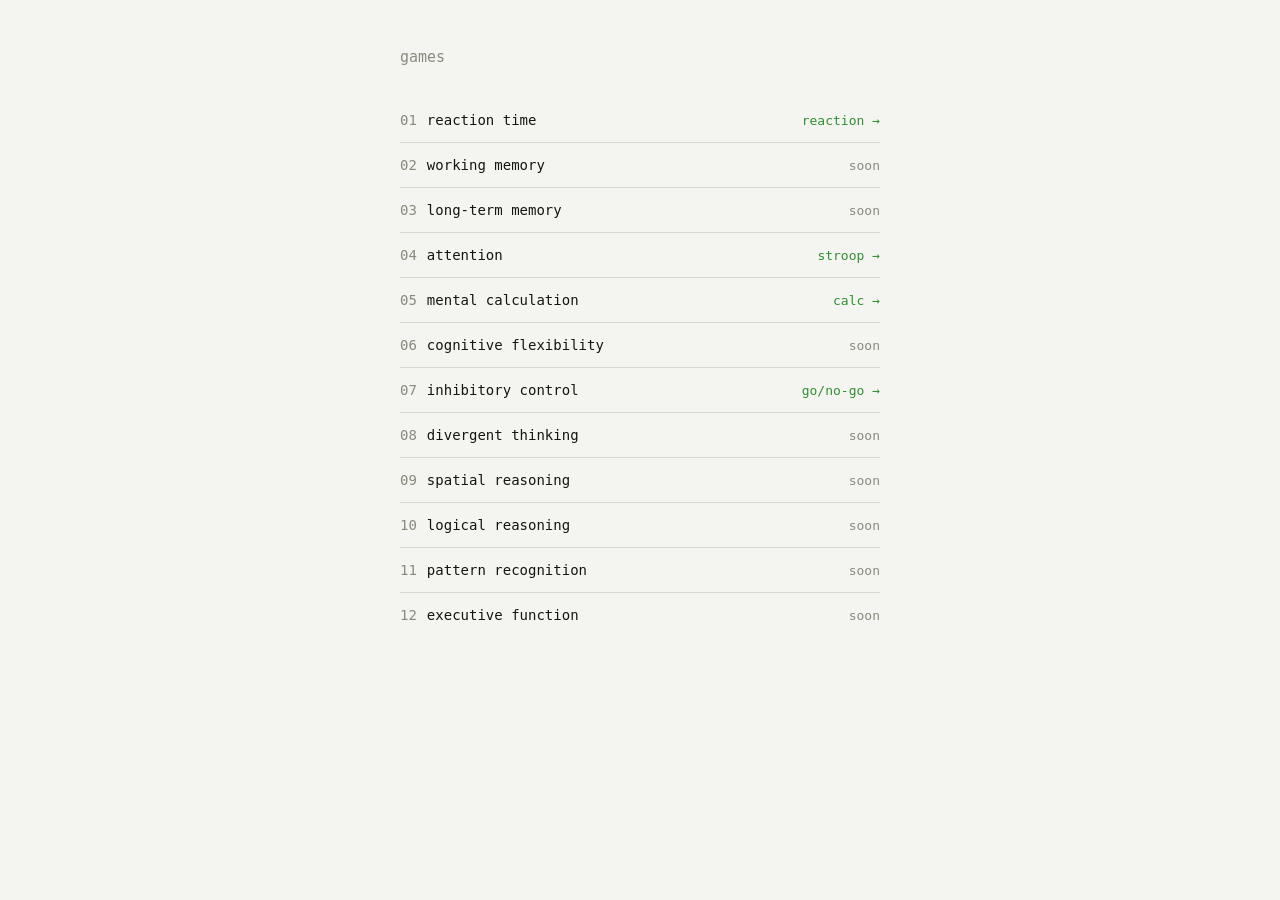
<file: index.html>
<!DOCTYPE html>
<html lang="en">
<head>
<meta charset="UTF-8">
<meta name="viewport" content="width=device-width, initial-scale=1, viewport-fit=cover">
<title>games</title>
<link rel="stylesheet" href="assets/style.css">
<style>
  body { display: flex; justify-content: center; }
  .wrap {
    width: 100%;
    max-width: 520px;
    padding: calc(48px + env(safe-area-inset-top,0px)) 20px calc(40px + env(safe-area-inset-bottom,0px));
  }
  .title { font-size: 15px; color: var(--dim); margin-bottom: 32px; }
  .cat {
    display: flex;
    justify-content: space-between;
    align-items: baseline;
    padding: 14px 0;
    border-bottom: 1px solid var(--border);
    gap: 16px;
  }
  .cat:last-child { border-bottom: none; }
  .cat-name { font-size: 14px; color: var(--fg); }
  .cat-num { color: var(--dim); margin-right: 10px; }
  .game-link { font-size: 13px; color: var(--accent); text-decoration: none; white-space: nowrap; }
  .game-link:hover { text-decoration: underline; }
  .soon { font-size: 13px; color: var(--dim); white-space: nowrap; }
</style>
</head>
<body>
<div class="wrap">
  <div class="title">games</div>

  <div class="cat">
    <div class="cat-name"><span class="cat-num">01</span>reaction time</div>
    <a class="game-link" href="games/reaction/">reaction →</a>
  </div>
  <div class="cat">
    <div class="cat-name"><span class="cat-num">02</span>working memory</div>
    <span class="soon">soon</span>
  </div>
  <div class="cat">
    <div class="cat-name"><span class="cat-num">03</span>long-term memory</div>
    <span class="soon">soon</span>
  </div>
  <div class="cat">
    <div class="cat-name"><span class="cat-num">04</span>attention</div>
    <a class="game-link" href="games/stroop/">stroop →</a>
  </div>
  <div class="cat">
    <div class="cat-name"><span class="cat-num">05</span>mental calculation</div>
    <a class="game-link" href="games/calc/">calc →</a>
  </div>
  <div class="cat">
    <div class="cat-name"><span class="cat-num">06</span>cognitive flexibility</div>
    <span class="soon">soon</span>
  </div>
  <div class="cat">
    <div class="cat-name"><span class="cat-num">07</span>inhibitory control</div>
    <a class="game-link" href="games/gonogo/">go/no-go →</a>
  </div>
  <div class="cat">
    <div class="cat-name"><span class="cat-num">08</span>divergent thinking</div>
    <span class="soon">soon</span>
  </div>
  <div class="cat">
    <div class="cat-name"><span class="cat-num">09</span>spatial reasoning</div>
    <span class="soon">soon</span>
  </div>
  <div class="cat">
    <div class="cat-name"><span class="cat-num">10</span>logical reasoning</div>
    <span class="soon">soon</span>
  </div>
  <div class="cat">
    <div class="cat-name"><span class="cat-num">11</span>pattern recognition</div>
    <span class="soon">soon</span>
  </div>
  <div class="cat">
    <div class="cat-name"><span class="cat-num">12</span>executive function</div>
    <span class="soon">soon</span>
  </div>
</div>
</body>
</html>
</file>
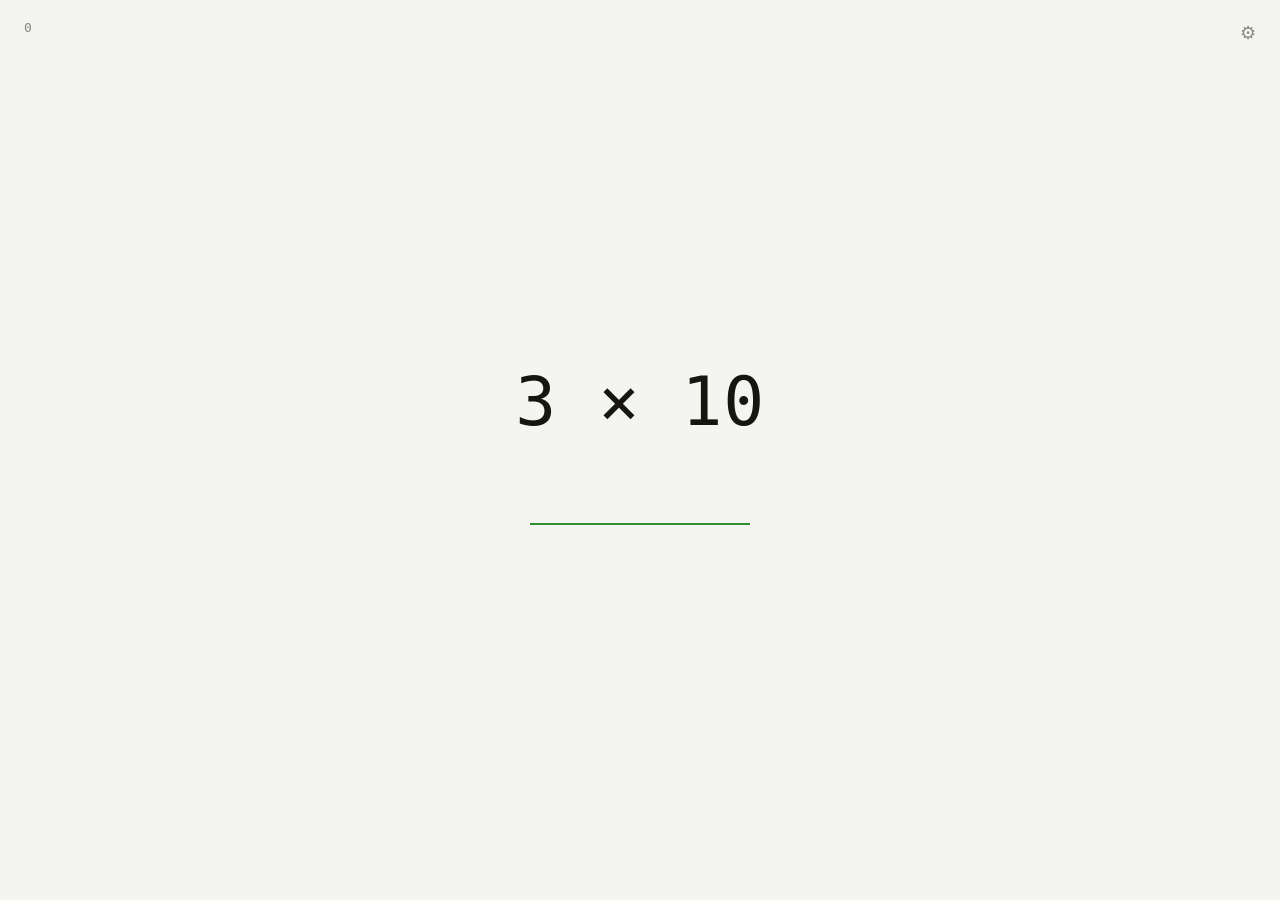
<file: games/calc/index.html>
<!DOCTYPE html>
<html lang="en">
<head>
<meta charset="UTF-8">
<meta name="viewport" content="width=device-width, initial-scale=1, viewport-fit=cover">
<title>calc</title>
<style>
  :root {
    --bg: #0a0a0a;
    --fg: #e8e8e3;
    --dim: #6b6b64;
    --accent: #7fdc7f;
    --wrong: #3a2a2a;
    --panel: #111110;
    --border: #232320;
  }
  @media (prefers-color-scheme: light) {
    :root:not([data-theme="dark"]) {
      --bg: #f4f4f0;
      --fg: #16160f;
      --dim: #8a8a7f;
      --accent: #2f8f2f;
      --wrong: #f0dcdc;
      --panel: #eaeae4;
      --border: #d8d8ce;
    }
  }
  :root[data-theme="dark"] {
    --bg: #0a0a0a;
    --fg: #e8e8e3;
    --dim: #6b6b64;
    --accent: #7fdc7f;
    --wrong: #3a2a2a;
    --panel: #111110;
    --border: #232320;
  }
  * { box-sizing: border-box; }
  html, body {
    height: 100%;
    margin: 0;
  }
  body {
    background: var(--bg);
    color: var(--fg);
    font-family: "SF Mono", "JetBrains Mono", "IBM Plex Mono", ui-monospace, Menlo, Consolas, monospace;
    display: flex;
    flex-direction: column;
    align-items: center;
    justify-content: center;
    min-height: 100%;
    padding: env(safe-area-inset-top,0px) 20px env(safe-area-inset-bottom,0px);
    overflow-x: hidden;
    -webkit-tap-highlight-color: transparent;
  }

  .stage {
    display: flex;
    flex-direction: column;
    align-items: center;
    gap: 28px;
    width: 100%;
    max-width: 480px;
  }

  .score {
    position: fixed;
    top: calc(20px + env(safe-area-inset-top,0px));
    left: 24px;
    font-size: 13px;
    color: var(--dim);
    letter-spacing: 0.02em;
    font-variant-numeric: tabular-nums;
  }

  .gear {
    position: fixed;
    top: calc(16px + env(safe-area-inset-top,0px));
    right: 16px;
    background: none;
    border: none;
    color: var(--dim);
    font-size: 18px;
    cursor: pointer;
    padding: 8px;
    line-height: 1;
    transition: color 0.15s;
  }
  .gear:hover { color: var(--fg); }

  .expr {
    font-size: clamp(40px, 11vw, 68px);
    font-weight: 500;
    letter-spacing: 0.01em;
    font-variant-numeric: tabular-nums;
    user-select: none;
    transition: transform 0.12s ease;
  }
  .expr.pulse { transform: scale(1.06); }

  input#answer {
    width: 220px;
    max-width: 70vw;
    background: transparent;
    border: none;
    border-bottom: 2px solid var(--border);
    color: var(--accent);
    font-family: inherit;
    font-size: 32px;
    text-align: center;
    padding: 6px 0 10px;
    outline: none;
    font-variant-numeric: tabular-nums;
    transition: border-color 0.15s;
    caret-color: var(--accent);
  }
  input#answer:focus { border-color: var(--accent); }

  .streak {
    font-size: 12px;
    color: var(--dim);
    min-height: 14px;
  }

  /* settings panel */
  .panel {
    position: fixed;
    inset: 0;
    background: color-mix(in srgb, var(--bg) 88%, transparent);
    backdrop-filter: blur(6px);
    display: flex;
    align-items: center;
    justify-content: center;
    padding: 24px;
    opacity: 0;
    pointer-events: none;
    transition: opacity 0.15s ease;
  }
  .panel.open {
    opacity: 1;
    pointer-events: auto;
  }
  .panel-card {
    background: var(--panel);
    border: 1px solid var(--border);
    border-radius: 6px;
    padding: 24px;
    width: 100%;
    max-width: 340px;
    max-height: 85vh;
    overflow-y: auto;
  }
  .panel-title {
    font-size: 13px;
    color: var(--dim);
    margin-bottom: 18px;
  }
  .op-row {
    display: flex;
    align-items: center;
    gap: 10px;
    margin-bottom: 14px;
  }
  .op-row .op-label {
    width: 18px;
    font-size: 18px;
    color: var(--fg);
    flex-shrink: 0;
  }
  .op-row input[type="checkbox"] {
    accent-color: var(--accent);
    width: 14px;
    height: 14px;
    flex-shrink: 0;
  }
  .op-row input[type="number"] {
    width: 100%;
    min-width: 0;
    background: var(--bg);
    border: 1px solid var(--border);
    color: var(--fg);
    font-family: inherit;
    font-size: 13px;
    padding: 6px 8px;
    border-radius: 4px;
    -moz-appearance: textfield;
  }
  .op-row input[type="number"]::-webkit-outer-spin-button,
  .op-row input[type="number"]::-webkit-inner-spin-button {
    -webkit-appearance: none;
    margin: 0;
  }
  .op-row .dash { color: var(--dim); font-size: 12px; flex-shrink: 0; }
  .op-row.disabled input[type="number"] { opacity: 0.35; }

  .panel-close {
    width: 100%;
    margin-top: 6px;
    background: var(--fg);
    color: var(--bg);
    border: none;
    border-radius: 4px;
    padding: 10px;
    font-family: inherit;
    font-size: 13px;
    cursor: pointer;
  }

  .hint {
    font-size: 11px;
    color: var(--dim);
    margin-top: 16px;
    line-height: 1.5;
  }
</style>
</head>
<body>

<div class="score" id="score">0</div>
<button class="gear" id="gearBtn" aria-label="settings">⚙</button>

<div class="stage">
  <div class="expr" id="expr">–</div>
  <div>
    <input id="answer" type="text" inputmode="numeric" autocomplete="off" autocorrect="off" spellcheck="false" placeholder="">
    <div class="streak" id="streak"></div>
  </div>
</div>

<div class="panel" id="panel">
  <div class="panel-card">
    <div class="panel-title">operand ranges</div>
    <div id="opRows"></div>
    <div class="hint">unchecking an operator removes it from the mix. division always yields a whole number.</div>
    <button class="panel-close" id="closeBtn">done</button>
  </div>
</div>

<script>
(function(){
  var STORE_KEY = 'calc-game-settings-v1';

  var defaults = {
    '+': { on: true, min: 1, max: 50 },
    '-': { on: true, min: 1, max: 50 },
    '*': { on: true, min: 2, max: 12 },
    '/': { on: true, min: 2, max: 12 }
  };

  var settings = loadSettings();

  function loadSettings(){
    try {
      var raw = localStorage.getItem(STORE_KEY);
      if (!raw) return JSON.parse(JSON.stringify(defaults));
      var parsed = JSON.parse(raw);
      var merged = {};
      Object.keys(defaults).forEach(function(k){
        merged[k] = Object.assign({}, defaults[k], parsed[k] || {});
      });
      return merged;
    } catch(e) {
      return JSON.parse(JSON.stringify(defaults));
    }
  }

  function saveSettings(){
    try { localStorage.setItem(STORE_KEY, JSON.stringify(settings)); } catch(e) {}
  }

  var exprEl = document.getElementById('expr');
  var inputEl = document.getElementById('answer');
  var scoreEl = document.getElementById('score');
  var streakEl = document.getElementById('streak');
  var panelEl = document.getElementById('panel');
  var gearBtn = document.getElementById('gearBtn');
  var closeBtn = document.getElementById('closeBtn');
  var opRows = document.getElementById('opRows');

  var score = 0;
  var streak = 0;
  var currentAnswer = null;

  var symbolLabel = { '+':'+', '-':'−', '*':'×', '/':'÷' };

  function randInt(min, max){
    min = Math.ceil(min);
    max = Math.floor(max);
    if (max < min) max = min;
    return Math.floor(Math.random() * (max - min + 1)) + min;
  }

  function activeOps(){
    return Object.keys(settings).filter(function(k){ return settings[k].on; });
  }

  function nextExpression(){
    var ops = activeOps();
    if (ops.length === 0){
      exprEl.textContent = 'pick an operator';
      currentAnswer = null;
      return;
    }
    var op = ops[randInt(0, ops.length - 1)];
    var cfg = settings[op];
    var a, b, answer, text;

    if (op === '+'){
      a = randInt(cfg.min, cfg.max);
      b = randInt(cfg.min, cfg.max);
      answer = a + b;
      text = a + ' + ' + b;
    } else if (op === '-'){
      a = randInt(cfg.min, cfg.max);
      b = randInt(cfg.min, cfg.max);
      if (b > a) { var t = a; a = b; b = t; }
      answer = a - b;
      text = a + ' \u2212 ' + b;
    } else if (op === '*'){
      a = randInt(cfg.min, cfg.max);
      b = randInt(cfg.min, cfg.max);
      answer = a * b;
      text = a + ' \u00d7 ' + b;
    } else if (op === '/'){
      var divisor = randInt(Math.max(1, cfg.min), Math.max(1, cfg.max));
      var quotient = randInt(cfg.min, cfg.max);
      a = divisor * quotient;
      b = divisor;
      answer = quotient;
      text = a + ' \u00f7 ' + b;
    }

    currentAnswer = answer;
    exprEl.textContent = text;
  }

  function pulse(){
    exprEl.classList.remove('pulse');
    void exprEl.offsetWidth;
    exprEl.classList.add('pulse');
  }

  function checkInput(){
    var raw = inputEl.value.trim();
    if (raw === '' || raw === '-') return;
    var val = Number(raw);
    if (Number.isNaN(val)) return;
    if (currentAnswer !== null && val === currentAnswer){
      score += 1;
      streak += 1;
      scoreEl.textContent = String(score);
      streakEl.textContent = streak > 2 ? (streak + ' in a row') : '';
      pulse();
      inputEl.value = '';
      nextExpression();
    }
  }

  inputEl.addEventListener('input', checkInput);

  // settings panel
  function buildRows(){
    opRows.innerHTML = '';
    ['+','-','*','/'].forEach(function(op){
      var cfg = settings[op];
      var row = document.createElement('div');
      row.className = 'op-row' + (cfg.on ? '' : ' disabled');

      var check = document.createElement('input');
      check.type = 'checkbox';
      check.checked = cfg.on;
      check.addEventListener('change', function(){
        cfg.on = check.checked;
        row.className = 'op-row' + (cfg.on ? '' : ' disabled');
        saveSettings();
      });

      var label = document.createElement('span');
      label.className = 'op-label';
      label.textContent = symbolLabel[op];

      var minInput = document.createElement('input');
      minInput.type = 'number';
      minInput.value = cfg.min;
      minInput.min = '0';
      minInput.addEventListener('change', function(){
        var v = parseInt(minInput.value, 10);
        cfg.min = Number.isNaN(v) ? cfg.min : v;
        if (cfg.min > cfg.max) cfg.max = cfg.min;
        maxInput.value = cfg.max;
        saveSettings();
      });

      var dash = document.createElement('span');
      dash.className = 'dash';
      dash.textContent = 'to';

      var maxInput = document.createElement('input');
      maxInput.type = 'number';
      maxInput.value = cfg.max;
      maxInput.min = '0';
      maxInput.addEventListener('change', function(){
        var v = parseInt(maxInput.value, 10);
        cfg.max = Number.isNaN(v) ? cfg.max : v;
        if (cfg.max < cfg.min) cfg.min = cfg.max;
        minInput.value = cfg.min;
        saveSettings();
      });

      row.appendChild(check);
      row.appendChild(label);
      row.appendChild(minInput);
      row.appendChild(dash);
      row.appendChild(maxInput);
      opRows.appendChild(row);
    });
  }

  function openPanel(){
    buildRows();
    panelEl.classList.add('open');
  }
  function closePanel(){
    panelEl.classList.remove('open');
    nextExpression();
    inputEl.value = '';
    inputEl.focus();
  }

  gearBtn.addEventListener('click', openPanel);
  closeBtn.addEventListener('click', closePanel);
  panelEl.addEventListener('click', function(e){
    if (e.target === panelEl) closePanel();
  });

  nextExpression();
  inputEl.focus();
})();
</script>
</body>
</html>
</file>
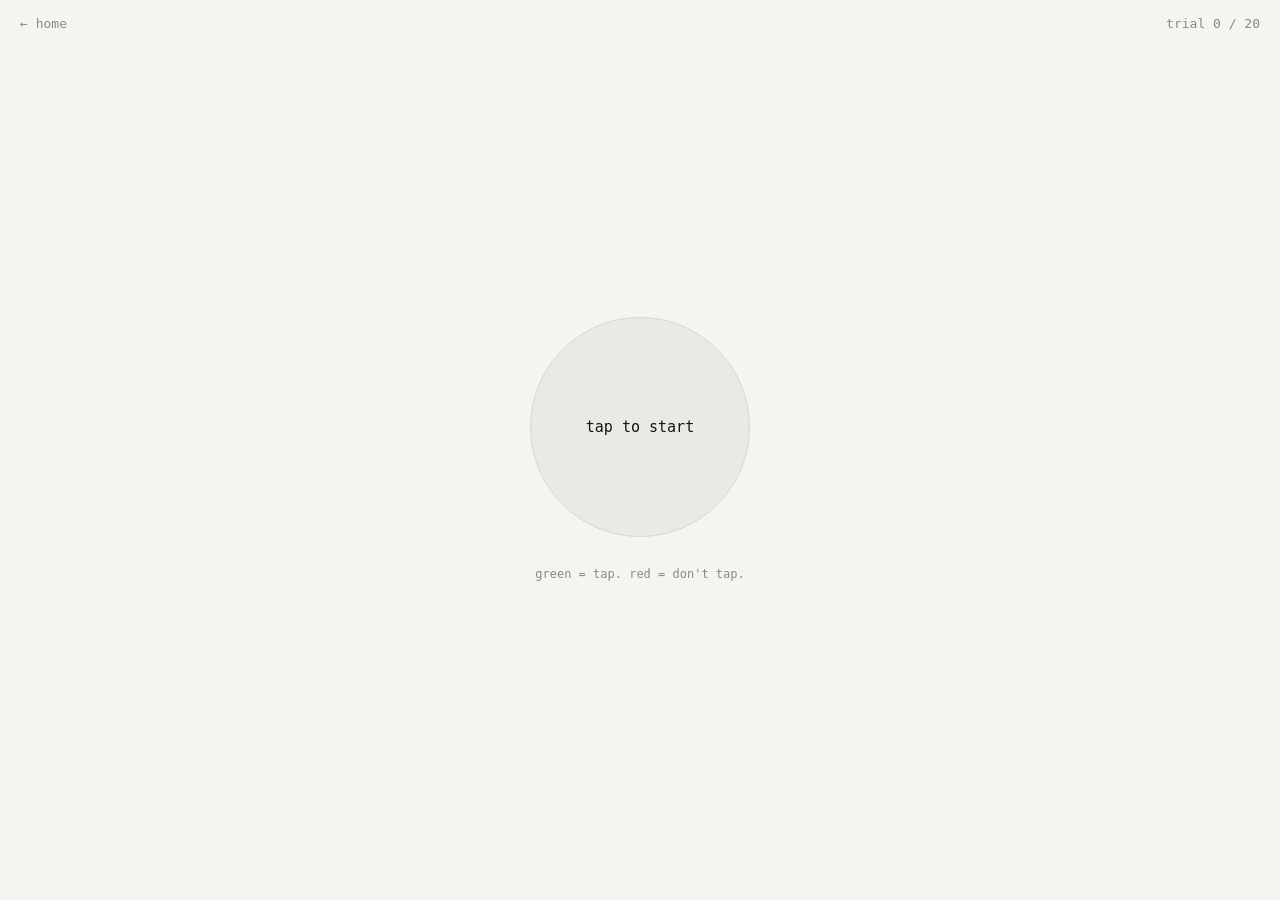
<file: games/gonogo/index.html>
<!DOCTYPE html>
<html lang="en">
<head>
<meta charset="UTF-8">
<meta name="viewport" content="width=device-width, initial-scale=1, viewport-fit=cover">
<title>go/no-go</title>
<link rel="stylesheet" href="../../assets/style.css">
<script src="../../assets/sound.js"></script>
<style>
  #zone { background: var(--panel); border: 1px solid var(--border); color: var(--fg); }
  #zone.go { background: var(--accent); color: var(--bg); }
  #zone.nogo { background: var(--red); color: var(--bg); }
  #zone.correct { outline: 3px solid var(--accent); outline-offset: 4px; }
  #zone.wrong { outline: 3px solid var(--red); outline-offset: 4px; }
</style>
</head>
<body>

<div class="topbar">
  <a class="home-link" href="../../">← home</a>
  <div class="score" id="score">trial 0 / 20</div>
</div>

<div class="stage">
  <div class="circle" id="zone">tap to start</div>
  <div class="hint" id="hint">green = tap. red = don't tap.</div>
</div>

<script>
(function(){
  var zone = document.getElementById('zone');
  var scoreEl = document.getElementById('score');
  var hintEl = document.getElementById('hint');

  var TOTAL = 20;
  var STIM_WINDOW = 750;
  var running = false;
  var i = 0;
  var correct = 0;
  var responded = false;
  var trialTimeout = null;
  var trials = [];

  function buildTrials(){
    trials = [];
    for (var k = 0; k < TOTAL; k++) {
      trials.push(Math.random() < 0.7 ? 'go' : 'nogo');
    }
  }

  function endTrial(clicked){
    if (responded) return;
    responded = true;
    clearTimeout(trialTimeout);
    var type = trials[i];
    var good = (type === 'go') ? clicked : !clicked;
    if (good) { correct++; SFX.success(); zone.classList.add('correct'); }
    else { SFX.error(); zone.classList.add('wrong'); }
    scoreEl.textContent = 'trial ' + (i + 1) + ' / ' + TOTAL;
    i++;
    setTimeout(nextTrial, 260);
  }

  function nextTrial(){
    if (i >= TOTAL) { finish(); return; }
    zone.className = 'circle';
    zone.textContent = '';
    responded = false;
    var isi = 350 + Math.random() * 450;
    setTimeout(function(){
      var type = trials[i];
      zone.className = 'circle ' + type;
      zone.textContent = '';
      trialTimeout = setTimeout(function(){ endTrial(false); }, STIM_WINDOW);
    }, isi);
  }

  function finish(){
    running = false;
    zone.className = 'circle';
    zone.textContent = 'done';
    hintEl.textContent = correct + ' / ' + TOTAL + ' correct — tap to try again';
  }

  function start(){
    running = true;
    correct = 0;
    i = 0;
    hintEl.textContent = "green = tap. red = don't tap.";
    scoreEl.textContent = 'trial 0 / ' + TOTAL;
    buildTrials();
    nextTrial();
  }

  zone.addEventListener('click', function(){
    if (!running) { start(); return; }
    if (!responded) endTrial(true);
  });
})();
</script>
</body>
</html>
</file>
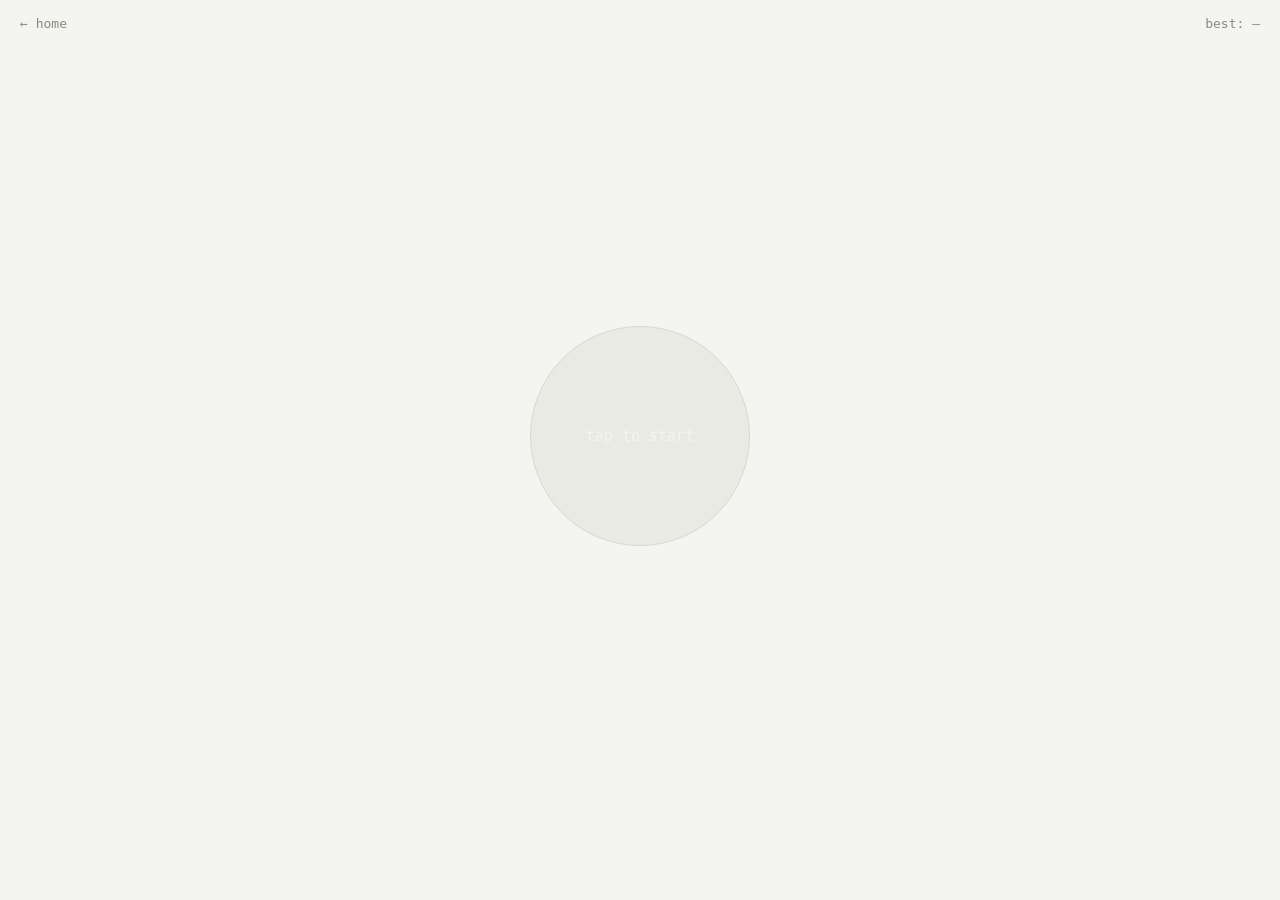
<file: games/reaction/index.html>
<!DOCTYPE html>
<html lang="en">
<head>
<meta charset="UTF-8">
<meta name="viewport" content="width=device-width, initial-scale=1, viewport-fit=cover">
<title>reaction</title>
<link rel="stylesheet" href="../../assets/style.css">
<script src="../../assets/sound.js"></script>
<style>
  #zone {
    background: var(--panel);
    border: 1px solid var(--border);
  }
  #zone.waiting { background: var(--panel); }
  #zone.ready { background: var(--accent); }
  #zone.early { background: var(--red); }
</style>
</head>
<body>

<div class="topbar">
  <a class="home-link" href="../../">← home</a>
  <div class="score" id="score">best: –</div>
</div>

<div class="stage">
  <div class="circle" id="zone">tap to start</div>
  <div class="result" id="result"></div>
</div>

<script>
(function(){
  var zone = document.getElementById('zone');
  var scoreEl = document.getElementById('score');
  var resultEl = document.getElementById('result');

  var state = 'idle'; // idle | waiting | ready | early | result
  var timerId = null;
  var startTime = 0;
  var best = null;
  var times = [];

  function fmt(ms){ return Math.round(ms) + 'ms'; }

  function updateScore(){
    if (best === null) { scoreEl.textContent = 'best: –'; return; }
    scoreEl.textContent = 'best: ' + fmt(best);
  }

  function reset(text){
    state = 'idle';
    zone.className = 'circle';
    zone.textContent = text || 'tap to start';
  }

  function startRound(){
    state = 'waiting';
    zone.className = 'circle waiting';
    zone.textContent = 'wait for green...';
    resultEl.textContent = '';
    var delay = 800 + Math.random() * 2200;
    timerId = setTimeout(function(){
      state = 'ready';
      zone.className = 'circle ready';
      zone.textContent = 'tap!';
      startTime = performance.now();
      SFX.go();
    }, delay);
  }

  function handleTap(){
    if (state === 'idle') {
      startRound();
      return;
    }
    if (state === 'waiting') {
      clearTimeout(timerId);
      SFX.error();
      zone.className = 'circle early';
      zone.textContent = 'too soon';
      state = 'early';
      resultEl.textContent = 'jumped the gun — tap to retry';
      return;
    }
    if (state === 'ready') {
      var rt = performance.now() - startTime;
      times.push(rt);
      if (times.length > 20) times.shift();
      if (best === null || rt < best) best = rt;
      updateScore();
      SFX.success();
      var avg = times.reduce(function(a,b){return a+b;},0) / times.length;
      resultEl.innerHTML = '<b>' + fmt(rt) + '</b> — avg ' + fmt(avg) + ' over ' + times.length;
      reset('tap to go again');
      return;
    }
    if (state === 'early') {
      reset();
      return;
    }
  }

  zone.addEventListener('click', function(){
    zone.classList.add('pressed');
    setTimeout(function(){ zone.classList.remove('pressed'); }, 90);
    handleTap();
  });

  document.addEventListener('keydown', function(e){
    if (e.code === 'Space') { e.preventDefault(); handleTap(); }
  });
})();
</script>
</body>
</html>
</file>
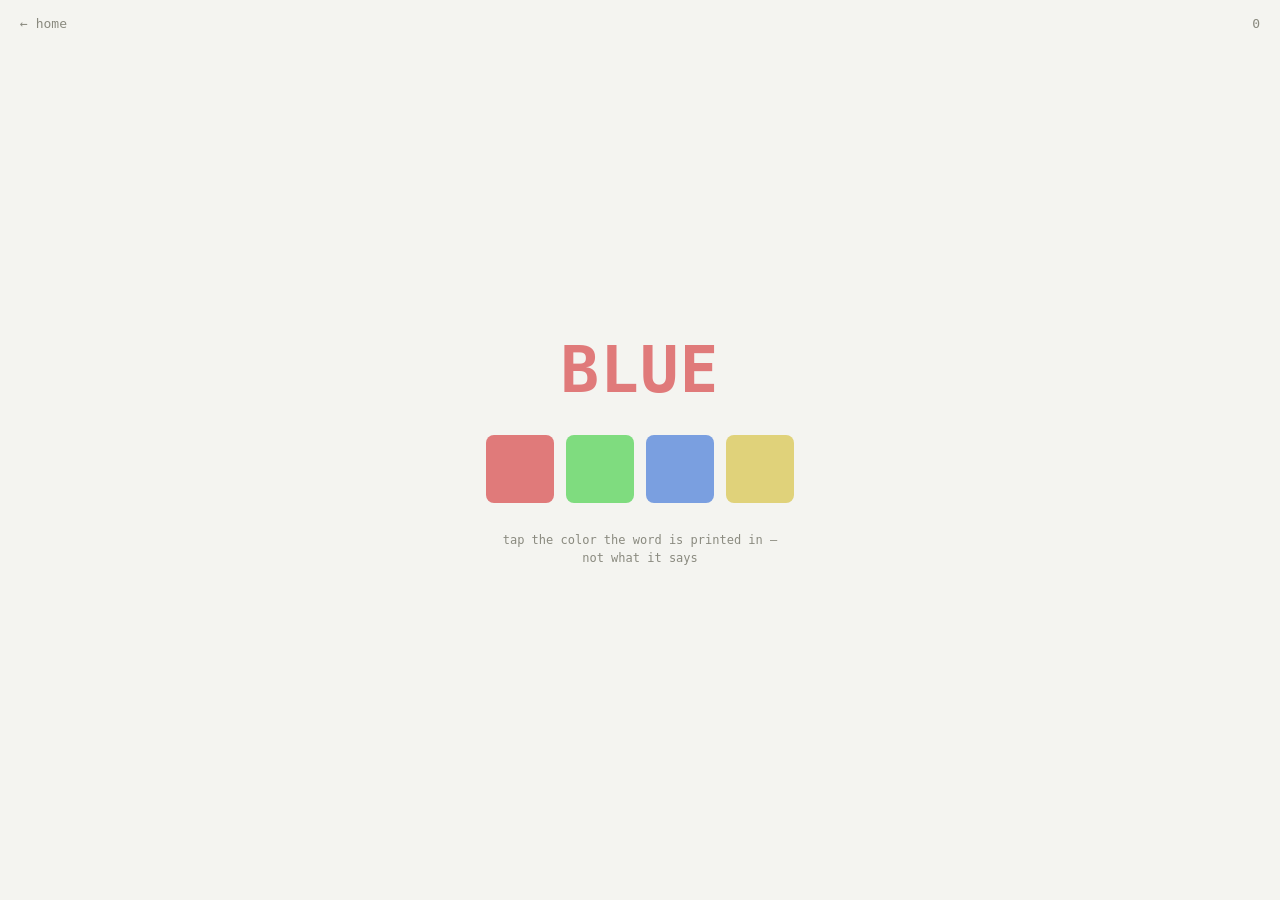
<file: games/stroop/index.html>
<!DOCTYPE html>
<html lang="en">
<head>
<meta charset="UTF-8">
<meta name="viewport" content="width=device-width, initial-scale=1, viewport-fit=cover">
<title>stroop</title>
<link rel="stylesheet" href="../../assets/style.css">
<script src="../../assets/sound.js"></script>
<style>
  .word {
    font-size: clamp(40px, 12vw, 64px);
    font-weight: 600;
    letter-spacing: 0.02em;
    user-select: none;
  }
</style>
</head>
<body>

<div class="topbar">
  <a class="home-link" href="../../">← home</a>
  <div class="score" id="score">0</div>
</div>

<div class="stage">
  <div class="word" id="word">RED</div>
  <div class="swatch-row" id="row"></div>
  <div class="hint">tap the color the word is printed in — not what it says</div>
</div>

<script>
(function(){
  var colors = [
    { name: 'red',    hex: '#e07a7a' },
    { name: 'green',  hex: '#7fdc7f' },
    { name: 'blue',   hex: '#7a9fe0' },
    { name: 'yellow', hex: '#e0d27a' }
  ];

  var wordEl = document.getElementById('word');
  var rowEl = document.getElementById('row');
  var scoreEl = document.getElementById('score');

  var score = 0;
  var current = null; // { word: colorObj, ink: colorObj }
  var buttons = [];

  function pick(){ return colors[Math.floor(Math.random() * colors.length)]; }

  function nextTrial(){
    var wordColor = pick();
    var inkColor = pick();
    current = { word: wordColor, ink: inkColor };
    wordEl.textContent = wordColor.name.toUpperCase();
    wordEl.style.color = inkColor.hex;
  }

  function buildButtons(){
    colors.forEach(function(c){
      var b = document.createElement('button');
      b.className = 'swatch';
      b.style.background = c.hex;
      b.setAttribute('aria-label', c.name);
      b.addEventListener('click', function(){ handleAnswer(c, b); });
      rowEl.appendChild(b);
      buttons.push(b);
    });
  }

  function handleAnswer(c, btn){
    if (c.name === current.ink.name) {
      score++;
      scoreEl.textContent = String(score);
      SFX.success();
      wordEl.classList.add('pulse');
      setTimeout(function(){ wordEl.classList.remove('pulse'); }, 130);
      nextTrial();
    } else {
      SFX.error();
      btn.classList.add('shake');
      setTimeout(function(){ btn.classList.remove('shake'); }, 250);
    }
  }

  buildButtons();
  nextTrial();
})();
</script>
</body>
</html>
</file>
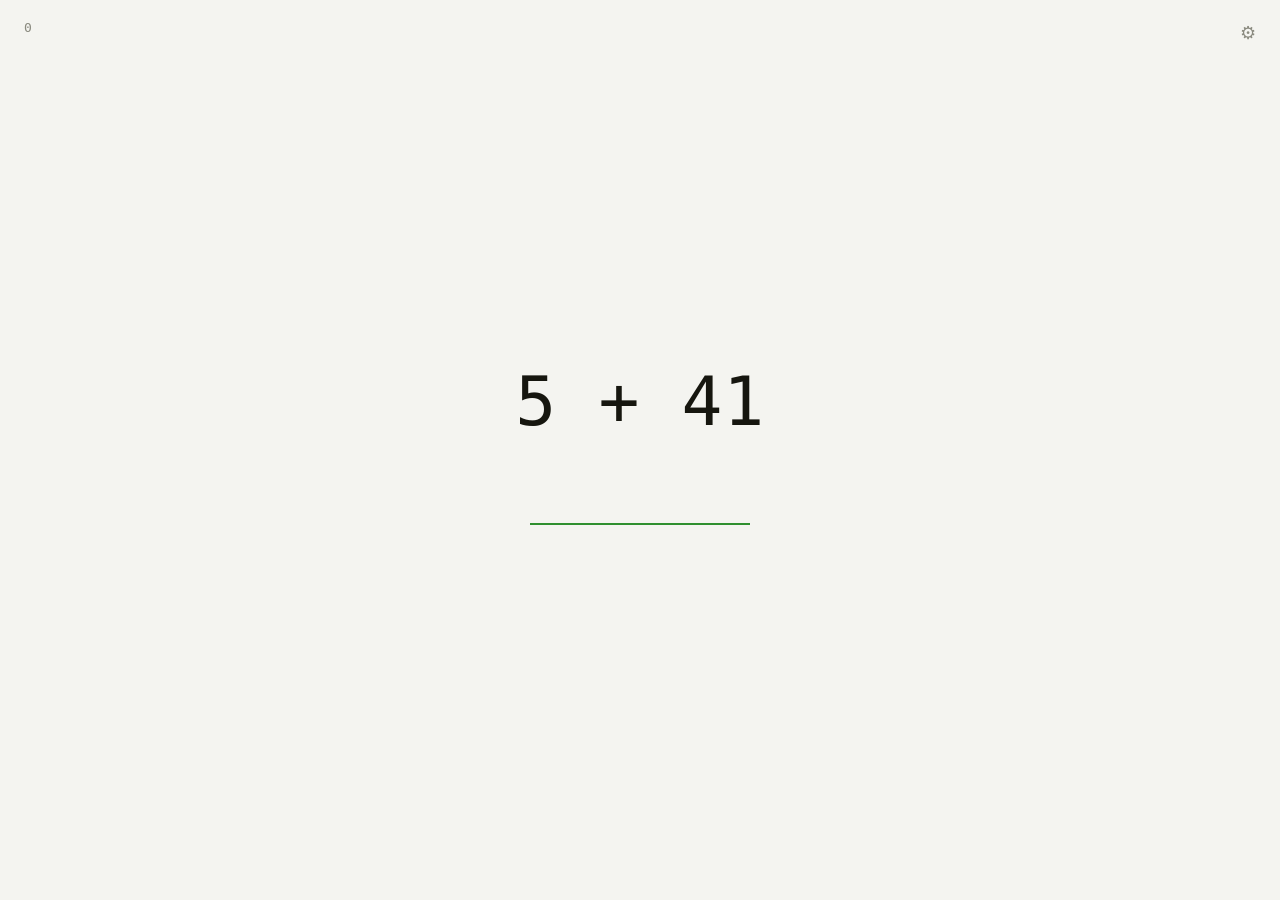
<file: math.html>
<!DOCTYPE html>
<html lang="en">
<head>
<meta charset="UTF-8">
<meta name="viewport" content="width=device-width, initial-scale=1, viewport-fit=cover">
<title>calc</title>
<style>
  :root {
    --bg: #0a0a0a;
    --fg: #e8e8e3;
    --dim: #6b6b64;
    --accent: #7fdc7f;
    --wrong: #3a2a2a;
    --panel: #111110;
    --border: #232320;
  }
  @media (prefers-color-scheme: light) {
    :root:not([data-theme="dark"]) {
      --bg: #f4f4f0;
      --fg: #16160f;
      --dim: #8a8a7f;
      --accent: #2f8f2f;
      --wrong: #f0dcdc;
      --panel: #eaeae4;
      --border: #d8d8ce;
    }
  }
  :root[data-theme="dark"] {
    --bg: #0a0a0a;
    --fg: #e8e8e3;
    --dim: #6b6b64;
    --accent: #7fdc7f;
    --wrong: #3a2a2a;
    --panel: #111110;
    --border: #232320;
  }
  * { box-sizing: border-box; }
  html, body {
    height: 100%;
    margin: 0;
  }
  body {
    background: var(--bg);
    color: var(--fg);
    font-family: "SF Mono", "JetBrains Mono", "IBM Plex Mono", ui-monospace, Menlo, Consolas, monospace;
    display: flex;
    flex-direction: column;
    align-items: center;
    justify-content: center;
    min-height: 100%;
    padding: env(safe-area-inset-top,0px) 20px env(safe-area-inset-bottom,0px);
    overflow-x: hidden;
    -webkit-tap-highlight-color: transparent;
  }

  .stage {
    display: flex;
    flex-direction: column;
    align-items: center;
    gap: 28px;
    width: 100%;
    max-width: 480px;
  }

  .score {
    position: fixed;
    top: calc(20px + env(safe-area-inset-top,0px));
    left: 24px;
    font-size: 13px;
    color: var(--dim);
    letter-spacing: 0.02em;
    font-variant-numeric: tabular-nums;
  }

  .gear {
    position: fixed;
    top: calc(16px + env(safe-area-inset-top,0px));
    right: 16px;
    background: none;
    border: none;
    color: var(--dim);
    font-size: 18px;
    cursor: pointer;
    padding: 8px;
    line-height: 1;
    transition: color 0.15s;
  }
  .gear:hover { color: var(--fg); }

  .expr {
    font-size: clamp(40px, 11vw, 68px);
    font-weight: 500;
    letter-spacing: 0.01em;
    font-variant-numeric: tabular-nums;
    user-select: none;
    transition: transform 0.12s ease;
  }
  .expr.pulse { transform: scale(1.06); }

  input#answer {
    width: 220px;
    max-width: 70vw;
    background: transparent;
    border: none;
    border-bottom: 2px solid var(--border);
    color: var(--accent);
    font-family: inherit;
    font-size: 32px;
    text-align: center;
    padding: 6px 0 10px;
    outline: none;
    font-variant-numeric: tabular-nums;
    transition: border-color 0.15s;
    caret-color: var(--accent);
  }
  input#answer:focus { border-color: var(--accent); }

  .streak {
    font-size: 12px;
    color: var(--dim);
    min-height: 14px;
  }

  /* settings panel */
  .panel {
    position: fixed;
    inset: 0;
    background: color-mix(in srgb, var(--bg) 88%, transparent);
    backdrop-filter: blur(6px);
    display: flex;
    align-items: center;
    justify-content: center;
    padding: 24px;
    opacity: 0;
    pointer-events: none;
    transition: opacity 0.15s ease;
  }
  .panel.open {
    opacity: 1;
    pointer-events: auto;
  }
  .panel-card {
    background: var(--panel);
    border: 1px solid var(--border);
    border-radius: 6px;
    padding: 24px;
    width: 100%;
    max-width: 340px;
    max-height: 85vh;
    overflow-y: auto;
  }
  .panel-title {
    font-size: 13px;
    color: var(--dim);
    margin-bottom: 18px;
  }
  .op-row {
    display: flex;
    align-items: center;
    gap: 10px;
    margin-bottom: 14px;
  }
  .op-row .op-label {
    width: 18px;
    font-size: 18px;
    color: var(--fg);
    flex-shrink: 0;
  }
  .op-row input[type="checkbox"] {
    accent-color: var(--accent);
    width: 14px;
    height: 14px;
    flex-shrink: 0;
  }
  .op-row input[type="number"] {
    width: 100%;
    min-width: 0;
    background: var(--bg);
    border: 1px solid var(--border);
    color: var(--fg);
    font-family: inherit;
    font-size: 13px;
    padding: 6px 8px;
    border-radius: 4px;
    -moz-appearance: textfield;
  }
  .op-row input[type="number"]::-webkit-outer-spin-button,
  .op-row input[type="number"]::-webkit-inner-spin-button {
    -webkit-appearance: none;
    margin: 0;
  }
  .op-row .dash { color: var(--dim); font-size: 12px; flex-shrink: 0; }
  .op-row.disabled input[type="number"] { opacity: 0.35; }

  .panel-close {
    width: 100%;
    margin-top: 6px;
    background: var(--fg);
    color: var(--bg);
    border: none;
    border-radius: 4px;
    padding: 10px;
    font-family: inherit;
    font-size: 13px;
    cursor: pointer;
  }

  .hint {
    font-size: 11px;
    color: var(--dim);
    margin-top: 16px;
    line-height: 1.5;
  }
</style>
</head>
<body>

<div class="score" id="score">0</div>
<button class="gear" id="gearBtn" aria-label="settings">⚙</button>

<div class="stage">
  <div class="expr" id="expr">–</div>
  <div>
    <input id="answer" type="text" inputmode="numeric" autocomplete="off" autocorrect="off" spellcheck="false" placeholder="">
    <div class="streak" id="streak"></div>
  </div>
</div>

<div class="panel" id="panel">
  <div class="panel-card">
    <div class="panel-title">operand ranges</div>
    <div id="opRows"></div>
    <div class="hint">unchecking an operator removes it from the mix. division always yields a whole number.</div>
    <button class="panel-close" id="closeBtn">done</button>
  </div>
</div>

<script>
(function(){
  var STORE_KEY = 'calc-game-settings-v1';

  var defaults = {
    '+': { on: true, min: 1, max: 50 },
    '-': { on: true, min: 1, max: 50 },
    '*': { on: true, min: 2, max: 12 },
    '/': { on: true, min: 2, max: 12 }
  };

  var settings = loadSettings();

  function loadSettings(){
    try {
      var raw = localStorage.getItem(STORE_KEY);
      if (!raw) return JSON.parse(JSON.stringify(defaults));
      var parsed = JSON.parse(raw);
      var merged = {};
      Object.keys(defaults).forEach(function(k){
        merged[k] = Object.assign({}, defaults[k], parsed[k] || {});
      });
      return merged;
    } catch(e) {
      return JSON.parse(JSON.stringify(defaults));
    }
  }

  function saveSettings(){
    try { localStorage.setItem(STORE_KEY, JSON.stringify(settings)); } catch(e) {}
  }

  var exprEl = document.getElementById('expr');
  var inputEl = document.getElementById('answer');
  var scoreEl = document.getElementById('score');
  var streakEl = document.getElementById('streak');
  var panelEl = document.getElementById('panel');
  var gearBtn = document.getElementById('gearBtn');
  var closeBtn = document.getElementById('closeBtn');
  var opRows = document.getElementById('opRows');

  var score = 0;
  var streak = 0;
  var currentAnswer = null;

  var symbolLabel = { '+':'+', '-':'−', '*':'×', '/':'÷' };

  function randInt(min, max){
    min = Math.ceil(min);
    max = Math.floor(max);
    if (max < min) max = min;
    return Math.floor(Math.random() * (max - min + 1)) + min;
  }

  function activeOps(){
    return Object.keys(settings).filter(function(k){ return settings[k].on; });
  }

  function nextExpression(){
    var ops = activeOps();
    if (ops.length === 0){
      exprEl.textContent = 'pick an operator';
      currentAnswer = null;
      return;
    }
    var op = ops[randInt(0, ops.length - 1)];
    var cfg = settings[op];
    var a, b, answer, text;

    if (op === '+'){
      a = randInt(cfg.min, cfg.max);
      b = randInt(cfg.min, cfg.max);
      answer = a + b;
      text = a + ' + ' + b;
    } else if (op === '-'){
      a = randInt(cfg.min, cfg.max);
      b = randInt(cfg.min, cfg.max);
      if (b > a) { var t = a; a = b; b = t; }
      answer = a - b;
      text = a + ' \u2212 ' + b;
    } else if (op === '*'){
      a = randInt(cfg.min, cfg.max);
      b = randInt(cfg.min, cfg.max);
      answer = a * b;
      text = a + ' \u00d7 ' + b;
    } else if (op === '/'){
      var divisor = randInt(Math.max(1, cfg.min), Math.max(1, cfg.max));
      var quotient = randInt(cfg.min, cfg.max);
      a = divisor * quotient;
      b = divisor;
      answer = quotient;
      text = a + ' \u00f7 ' + b;
    }

    currentAnswer = answer;
    exprEl.textContent = text;
  }

  function pulse(){
    exprEl.classList.remove('pulse');
    void exprEl.offsetWidth;
    exprEl.classList.add('pulse');
  }

  function checkInput(){
    var raw = inputEl.value.trim();
    if (raw === '' || raw === '-') return;
    var val = Number(raw);
    if (Number.isNaN(val)) return;
    if (currentAnswer !== null && val === currentAnswer){
      score += 1;
      streak += 1;
      scoreEl.textContent = String(score);
      streakEl.textContent = streak > 2 ? (streak + ' in a row') : '';
      pulse();
      inputEl.value = '';
      nextExpression();
    }
  }

  inputEl.addEventListener('input', checkInput);

  // settings panel
  function buildRows(){
    opRows.innerHTML = '';
    ['+','-','*','/'].forEach(function(op){
      var cfg = settings[op];
      var row = document.createElement('div');
      row.className = 'op-row' + (cfg.on ? '' : ' disabled');

      var check = document.createElement('input');
      check.type = 'checkbox';
      check.checked = cfg.on;
      check.addEventListener('change', function(){
        cfg.on = check.checked;
        row.className = 'op-row' + (cfg.on ? '' : ' disabled');
        saveSettings();
      });

      var label = document.createElement('span');
      label.className = 'op-label';
      label.textContent = symbolLabel[op];

      var minInput = document.createElement('input');
      minInput.type = 'number';
      minInput.value = cfg.min;
      minInput.min = '0';
      minInput.addEventListener('change', function(){
        var v = parseInt(minInput.value, 10);
        cfg.min = Number.isNaN(v) ? cfg.min : v;
        if (cfg.min > cfg.max) cfg.max = cfg.min;
        maxInput.value = cfg.max;
        saveSettings();
      });

      var dash = document.createElement('span');
      dash.className = 'dash';
      dash.textContent = 'to';

      var maxInput = document.createElement('input');
      maxInput.type = 'number';
      maxInput.value = cfg.max;
      maxInput.min = '0';
      maxInput.addEventListener('change', function(){
        var v = parseInt(maxInput.value, 10);
        cfg.max = Number.isNaN(v) ? cfg.max : v;
        if (cfg.max < cfg.min) cfg.min = cfg.max;
        minInput.value = cfg.min;
        saveSettings();
      });

      row.appendChild(check);
      row.appendChild(label);
      row.appendChild(minInput);
      row.appendChild(dash);
      row.appendChild(maxInput);
      opRows.appendChild(row);
    });
  }

  function openPanel(){
    buildRows();
    panelEl.classList.add('open');
  }
  function closePanel(){
    panelEl.classList.remove('open');
    nextExpression();
    inputEl.value = '';
    inputEl.focus();
  }

  gearBtn.addEventListener('click', openPanel);
  closeBtn.addEventListener('click', closePanel);
  panelEl.addEventListener('click', function(e){
    if (e.target === panelEl) closePanel();
  });

  nextExpression();
  inputEl.focus();
})();
</script>
</body>
</html>
</file>
<file: assets/style.css>
:root {
  --bg: #0a0a0a;
  --fg: #e8e8e3;
  --dim: #6b6b64;
  --accent: #7fdc7f;
  --red: #e07a7a;
  --panel: #111110;
  --border: #232320;
}
@media (prefers-color-scheme: light) {
  :root:not([data-theme="dark"]) {
    --bg: #f4f4f0;
    --fg: #16160f;
    --dim: #8a8a7f;
    --accent: #2f8f2f;
    --red: #b23a3a;
    --panel: #eaeae4;
    --border: #d8d8ce;
  }
}
:root[data-theme="dark"] {
  --bg: #0a0a0a;
  --fg: #e8e8e3;
  --dim: #6b6b64;
  --accent: #7fdc7f;
  --red: #e07a7a;
  --panel: #111110;
  --border: #232320;
}

* { box-sizing: border-box; }
html, body { height: 100%; margin: 0; }
body {
  background: var(--bg);
  color: var(--fg);
  font-family: "SF Mono", "JetBrains Mono", "IBM Plex Mono", ui-monospace, Menlo, Consolas, monospace;
  -webkit-tap-highlight-color: transparent;
  overflow-x: hidden;
}

/* layout shell every game page uses */
.topbar {
  position: fixed;
  top: calc(16px + env(safe-area-inset-top,0px));
  left: 0;
  right: 0;
  display: flex;
  justify-content: space-between;
  align-items: center;
  padding: 0 20px;
  pointer-events: none;
}
.topbar > * { pointer-events: auto; }
.home-link {
  color: var(--dim);
  text-decoration: none;
  font-size: 13px;
}
.home-link:hover { color: var(--fg); }
.score {
  font-size: 13px;
  color: var(--dim);
  font-variant-numeric: tabular-nums;
}

.stage {
  min-height: 100%;
  display: flex;
  flex-direction: column;
  align-items: center;
  justify-content: center;
  gap: 28px;
  padding: env(safe-area-inset-top,0px) 20px env(safe-area-inset-bottom,0px);
  width: 100%;
}

/* generic button */
.btn {
  background: var(--panel);
  border: 1px solid var(--border);
  color: var(--fg);
  font-family: inherit;
  font-size: 14px;
  padding: 10px 18px;
  border-radius: 6px;
  cursor: pointer;
}
.btn:hover { border-color: var(--dim); }
.btn.primary {
  background: var(--fg);
  color: var(--bg);
  border-color: var(--fg);
}

/* stimulus circle — reaction, go/no-go */
.circle {
  width: min(46vw, 220px);
  height: min(46vw, 220px);
  border-radius: 50%;
  display: flex;
  align-items: center;
  justify-content: center;
  text-align: center;
  font-size: 15px;
  color: var(--bg);
  user-select: none;
  transition: transform 0.08s ease;
}
.circle.pressed { transform: scale(0.94); }

/* color swatches — stroop */
.swatch-row {
  display: flex;
  gap: 12px;
  flex-wrap: wrap;
  justify-content: center;
  max-width: 360px;
}
.swatch {
  width: 68px;
  height: 68px;
  border-radius: 8px;
  border: none;
  cursor: pointer;
}
.swatch.shake { animation: shake 0.25s; }

@keyframes shake {
  0%, 100% { transform: translateX(0); }
  25% { transform: translateX(-6px); }
  75% { transform: translateX(6px); }
}
.pulse { animation: pulse 0.12s ease; }
@keyframes pulse { 0% { transform: scale(1); } 50% { transform: scale(1.06); } 100% { transform: scale(1); } }

.hint {
  font-size: 12px;
  color: var(--dim);
  text-align: center;
  max-width: 300px;
  line-height: 1.5;
}
.result {
  font-size: 15px;
  color: var(--dim);
  text-align: center;
  line-height: 1.7;
}
.result b { color: var(--fg); }
</file>
